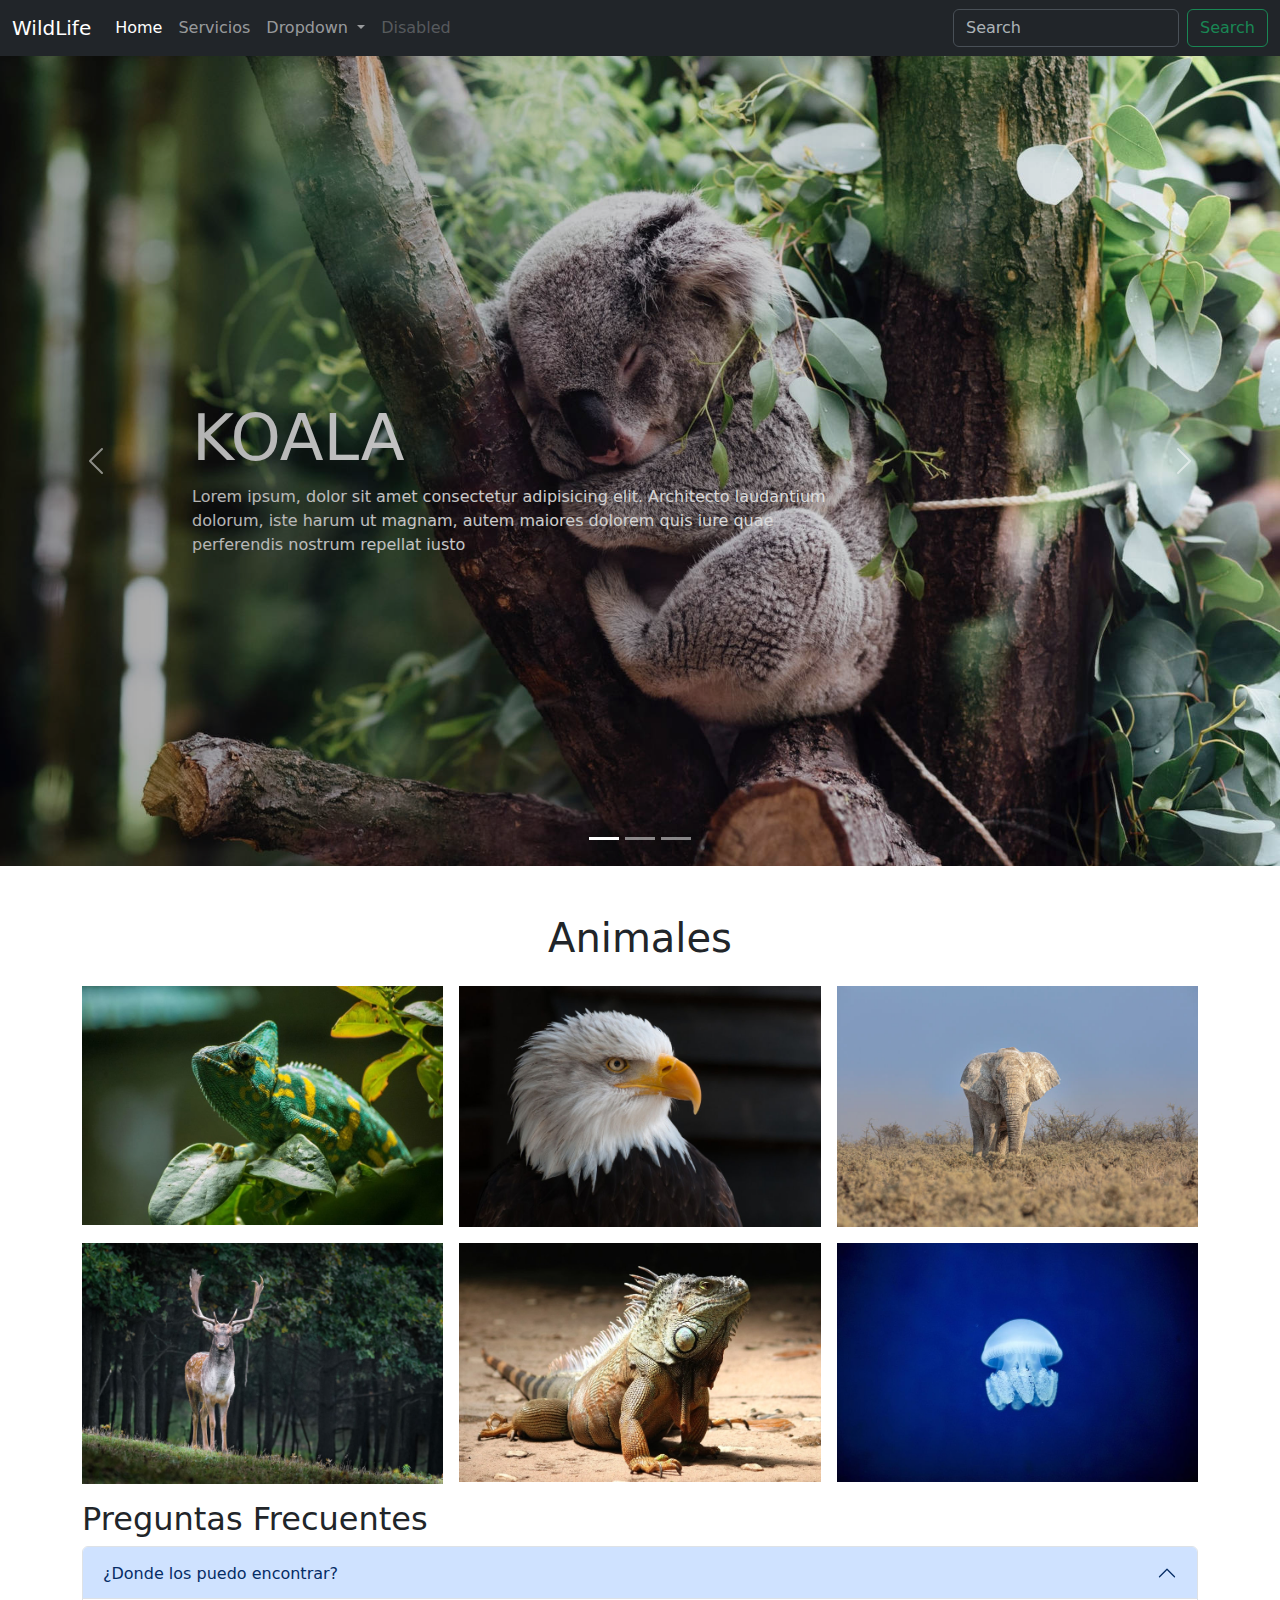
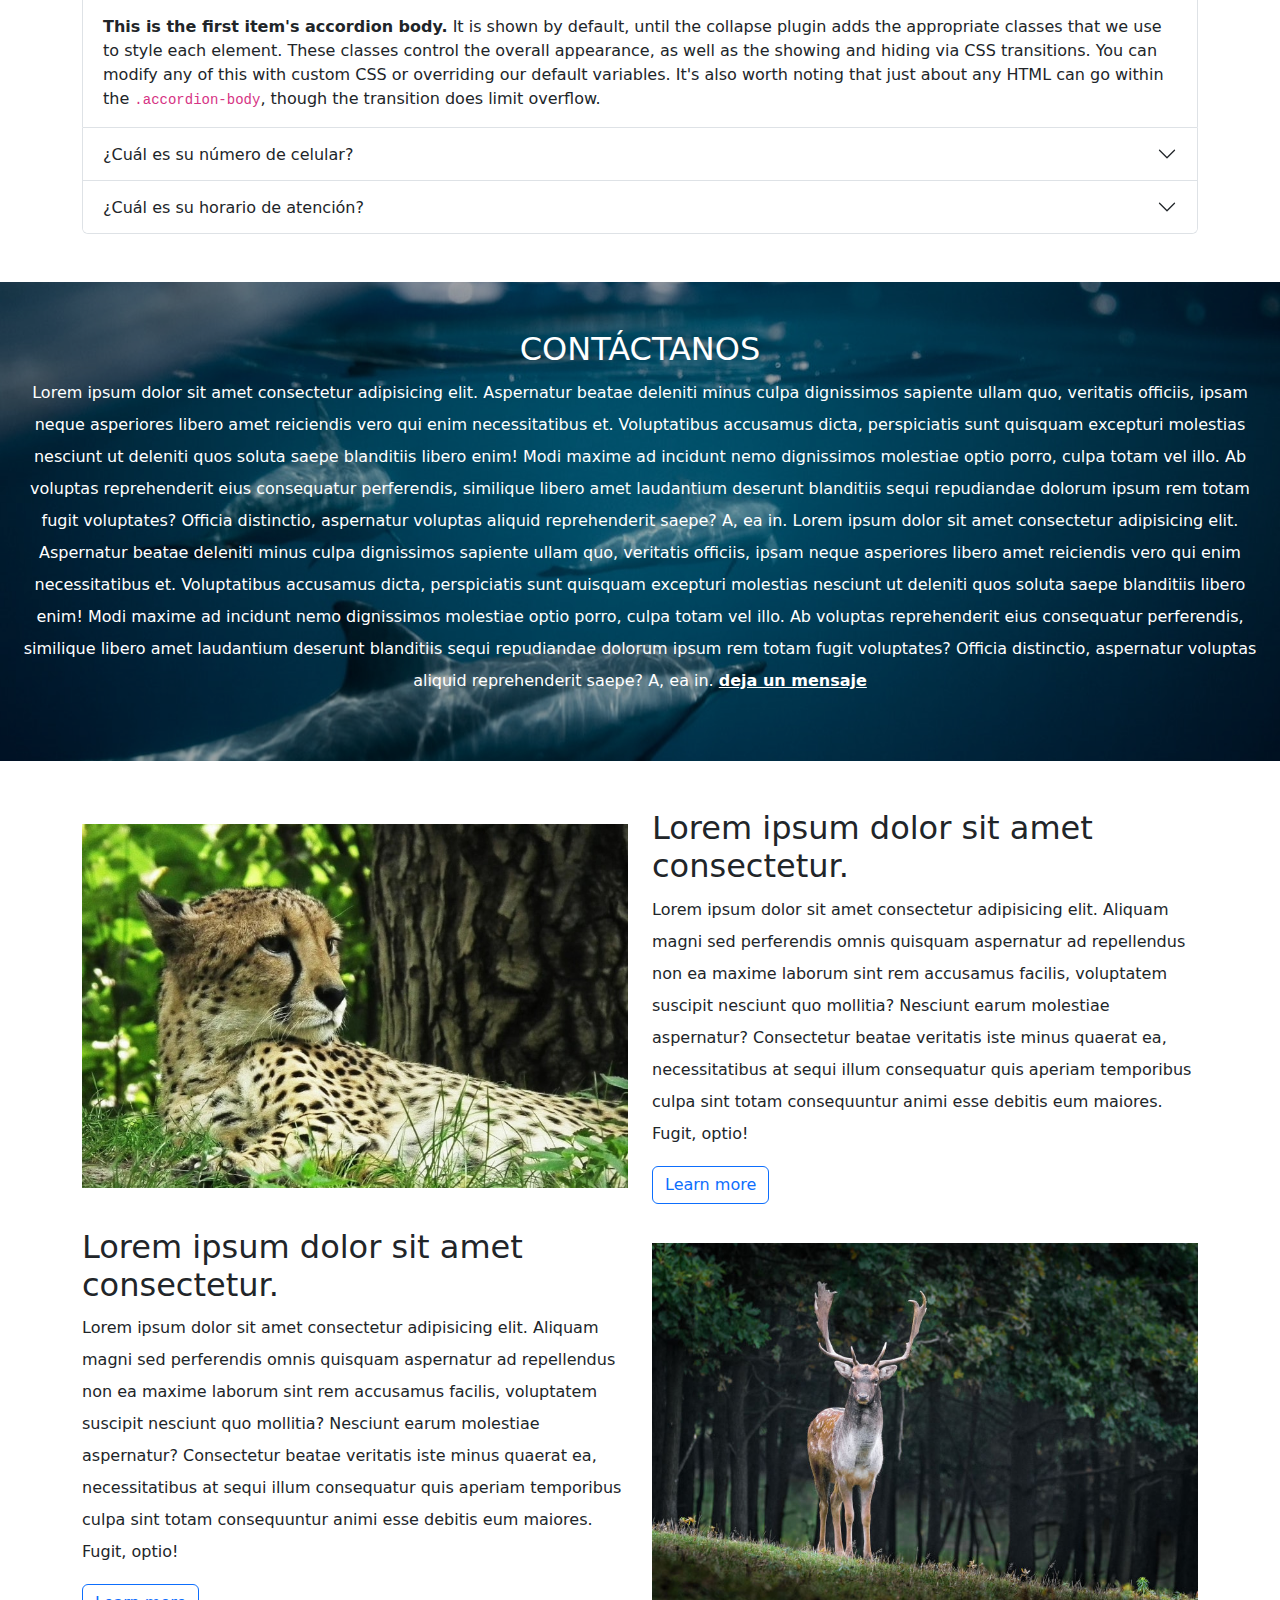
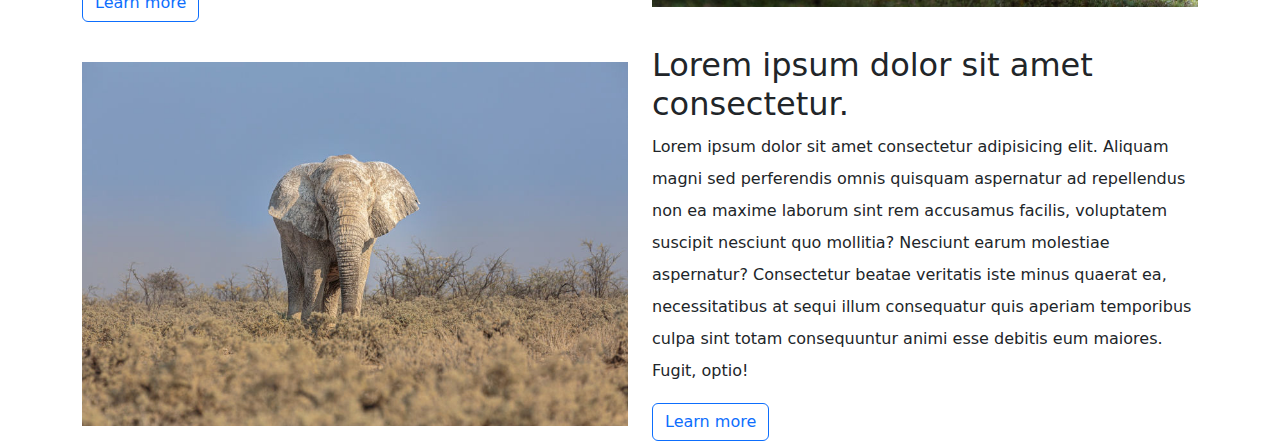
<file: index.html>
<!DOCTYPE html>
<html lang="en">
  <head>
    <meta charset="UTF-8" />
    <meta name="viewport" content="width=device-width, initial-scale=1.0" />
    <title>Clase 4</title>
    <link
      href="https://cdn.jsdelivr.net/npm/bootstrap@5.3.3/dist/css/bootstrap.min.css"
      rel="stylesheet"
      integrity="sha384-QWTKZyjpPEjISv5WaRU9OFeRpok6YctnYmDr5pNlyT2bRjXh0JMhjY6hW+ALEwIH"
      crossorigin="anonymous"
    />
    <link rel="stylesheet" href="css/styles.css" />
  </head>
  <body>
    <nav class="navbar navbar-expand-lg bg-dark" data-bs-theme="dark">
      <div class="container-fluid">
        <a class="navbar-brand" href="#">WildLife</a>
        <button
          class="navbar-toggler"
          type="button"
          data-bs-toggle="collapse"
          data-bs-target="#navbarSupportedContent"
          aria-controls="navbarSupportedContent"
          aria-expanded="false"
          aria-label="Toggle navigation"
        >
          <span class="navbar-toggler-icon"></span>
        </button>
        <div class="collapse navbar-collapse" id="navbarSupportedContent">
          <ul class="navbar-nav me-auto mb-2 mb-lg-0">
            <li class="nav-item">
              <a class="nav-link active" aria-current="page" href="index.html"
                >Home</a
              >
            </li>
            <li class="nav-item">
              <a class="nav-link" href="servicios.html">Servicios</a>
            </li>
            <li class="nav-item dropdown">
              <a
                class="nav-link dropdown-toggle"
                href="#"
                role="button"
                data-bs-toggle="dropdown"
                aria-expanded="false"
              >
                Dropdown
              </a>
              <ul class="dropdown-menu">
                <li><a class="dropdown-item" href="#">Action</a></li>
                <li><a class="dropdown-item" href="#">Another action</a></li>
                <li><hr class="dropdown-divider" /></li>
                <li>
                  <a class="dropdown-item" href="#">Something else here</a>
                </li>
              </ul>
            </li>
            <li class="nav-item">
              <a class="nav-link disabled" aria-disabled="true">Disabled</a>
            </li>
          </ul>
          <form class="d-flex" role="search">
            <input
              class="form-control me-2"
              type="search"
              placeholder="Search"
              aria-label="Search"
            />
            <button class="btn btn-outline-success" type="submit">
              Search
            </button>
          </form>
        </div>
      </div>
    </nav>

    <div id="carouselExampleCaptions" class="carousel slide mb-5">
      <div class="carousel-indicators">
        <button
          type="button"
          data-bs-target="#carouselExampleCaptions"
          data-bs-slide-to="0"
          class="active"
          aria-current="true"
          aria-label="Slide 1"
        ></button>
        <button
          type="button"
          data-bs-target="#carouselExampleCaptions"
          data-bs-slide-to="1"
          aria-label="Slide 2"
        ></button>
        <button
          type="button"
          data-bs-target="#carouselExampleCaptions"
          data-bs-slide-to="2"
          aria-label="Slide 3"
        ></button>
      </div>
      <div class="carousel-inner">
        <div class="carousel-item position-relative active">
          <img src="image/carrousel1-min.jpg" class="d-block w-100" alt="..." />
          <div class="carousel-caption d-none d-md-block">
            <h2 class="display-3">KOALA</h2>
            <p class="text-start">
              Lorem ipsum, dolor sit amet consectetur adipisicing elit.
              Architecto laudantium dolorum, iste harum ut magnam, autem maiores
              dolorem quis iure quae perferendis nostrum repellat iusto
            </p>
          </div>
        </div>
        <div class="carousel-item">
          <img src="image/carrousel2-min.jpg" class="d-block w-100" alt="..." />
          <div class="carousel-caption d-none d-md-block">
            <h2 class="display-3">FRAILECILLOS</h2>
            <p class="text-start">
              Lorem ipsum dolor sit amet consectetur adipisicing elit. Maiores
              maxime quis debitis alias repellendus in illum omnis animi nam
              cupiditate blanditiis rerum nihil, modi dolore rem deleniti
              voluptatum commodi tenetur.
            </p>
          </div>
        </div>
        <div class="carousel-item">
          <img src="image/carrousel3-min.jpg" class="d-block w-100" alt="..." />
          <div class="carousel-caption d-none d-md-block">
            <h2 class="display-3">VIVORA</h2>
            <p class="text-start">
              Cupiditate perferendis doloribus debitis quisquam quo
              consequuntur, dignissimos magni corporis veritatis quis labore,
              nesciunt, harum animi esse tempora nostrum nisi atque eius.
            </p>
          </div>
        </div>
      </div>
      <button
        class="carousel-control-prev"
        type="button"
        data-bs-target="#carouselExampleCaptions"
        data-bs-slide="prev"
      >
        <span class="carousel-control-prev-icon" aria-hidden="true"></span>
        <span class="visually-hidden">Previous</span>
      </button>
      <button
        class="carousel-control-next"
        type="button"
        data-bs-target="#carouselExampleCaptions"
        data-bs-slide="next"
      >
        <span class="carousel-control-next-icon" aria-hidden="true"></span>
        <span class="visually-hidden">Next</span>
      </button>
    </div>
    <h1 class="text-center mb-4">Animales</h1>

    <div class="container mb-3">
      <div class="gallery row g-3">
        <div class="col-lg-4 col-md-6 col-12">
          <img class="img-fluid" src="image/chameleon-min.jpg" alt="" />
        </div>
        <div class="col-lg-4 col-md-6 col-12">
          <img class="img-fluid" src="image/eagle-min.jpg" alt="" />
        </div>
        <div class="col-lg-4 col-md-6 col-12">
          <img class="img-fluid" src="image/elephant.jpg" alt="" />
        </div>

        <div class="col-lg-4 col-md-6 col-12">
          <img class="img-fluid" src="image/fallow-deer.jpg" alt="" />
        </div>
        <div class="col-lg-4 col-md-6 col-12">
          <img class="img-fluid" src="image/iguana-min.jpg" alt="" />
        </div>
        <div class="col-lg-4 col-md-6 col-12">
          <img class="img-fluid" src="image/jellyfish-min.jpg" alt="" />
        </div>
      </div>
    </div>

    <div class="container mb-5">
      <h2 class="text-start">Preguntas Frecuentes</h2>
      <div class="accordion" id="accordionExample">
        <div class="accordion-item">
          <h2 class="accordion-header">
            <button
              class="accordion-button"
              type="button"
              data-bs-toggle="collapse"
              data-bs-target="#encontrar"
              aria-expanded="true"
              aria-controls="collapseOne"
            >
              ¿Donde los puedo encontrar?
            </button>
          </h2>
          <div
            id="encontrar"
            class="accordion-collapse collapse show"
            data-bs-parent="#accordionExample"
          >
            <div class="accordion-body">
              <strong>This is the first item's accordion body.</strong> It is
              shown by default, until the collapse plugin adds the appropriate
              classes that we use to style each element. These classes control
              the overall appearance, as well as the showing and hiding via CSS
              transitions. You can modify any of this with custom CSS or
              overriding our default variables. It's also worth noting that just
              about any HTML can go within the <code>.accordion-body</code>,
              though the transition does limit overflow.
            </div>
          </div>
        </div>
        <div class="accordion-item">
          <h2 class="accordion-header">
            <button
              class="accordion-button collapsed"
              type="button"
              data-bs-toggle="collapse"
              data-bs-target="#collapseTwo"
              aria-expanded="false"
              aria-controls="collapseTwo"
            >
              ¿Cuál es su número de celular?
            </button>
          </h2>
          <div
            id="collapseTwo"
            class="accordion-collapse collapse"
            data-bs-parent="#accordionExample"
          >
            <div class="accordion-body">
              <strong>This is the second item's accordion body.</strong> It is
              hidden by default, until the collapse plugin adds the appropriate
              classes that we use to style each element. These classes control
              the overall appearance, as well as the showing and hiding via CSS
              transitions. You can modify any of this with custom CSS or
              overriding our default variables. It's also worth noting that just
              about any HTML can go within the <code>.accordion-body</code>,
              though the transition does limit overflow.
            </div>
          </div>
        </div>
        <div class="accordion-item">
          <h2 class="accordion-header">
            <button
              class="accordion-button collapsed"
              type="button"
              data-bs-toggle="collapse"
              data-bs-target="#collapseThree"
              aria-expanded="false"
              aria-controls="collapseThree"
            >
              ¿Cuál es su horario de atención?
            </button>
          </h2>
          <div
            id="collapseThree"
            class="accordion-collapse collapse"
            data-bs-parent="#accordionExample"
          >
            <div class="accordion-body">
              <strong>This is the third item's accordion body.</strong> It is
              hidden by default, until the collapse plugin adds the appropriate
              classes that we use to style each element. These classes control
              the overall appearance, as well as the showing and hiding via CSS
              transitions. You can modify any of this with custom CSS or
              overriding our default variables. It's also worth noting that just
              about any HTML can go within the <code>.accordion-body</code>,
              though the transition does limit overflow.
            </div>
          </div>
        </div>
      </div>
    </div>

    <div class="parallax py-5 px-3 mb-5">
      <h2
        class="display-8 text-white text-uppercase text-center position-relative"
      >
        Contáctanos
      </h2>
      <p class="text-white text-center lh-lg position-relative">
        Lorem ipsum dolor sit amet consectetur adipisicing elit. Aspernatur
        beatae deleniti minus culpa dignissimos sapiente ullam quo, veritatis
        officiis, ipsam neque asperiores libero amet reiciendis vero qui enim
        necessitatibus et. Voluptatibus accusamus dicta, perspiciatis sunt
        quisquam excepturi molestias nesciunt ut deleniti quos soluta saepe
        blanditiis libero enim! Modi maxime ad incidunt nemo dignissimos
        molestiae optio porro, culpa totam vel illo. Ab voluptas reprehenderit
        eius consequatur perferendis, similique libero amet laudantium deserunt
        blanditiis sequi repudiandae dolorum ipsum rem totam fugit voluptates?
        Officia distinctio, aspernatur voluptas aliquid reprehenderit saepe? A,
        ea in. Lorem ipsum dolor sit amet consectetur adipisicing elit.
        Aspernatur beatae deleniti minus culpa dignissimos sapiente ullam quo,
        veritatis officiis, ipsam neque asperiores libero amet reiciendis vero
        qui enim necessitatibus et. Voluptatibus accusamus dicta, perspiciatis
        sunt quisquam excepturi molestias nesciunt ut deleniti quos soluta saepe
        blanditiis libero enim! Modi maxime ad incidunt nemo dignissimos
        molestiae optio porro, culpa totam vel illo. Ab voluptas reprehenderit
        eius consequatur perferendis, similique libero amet laudantium deserunt
        blanditiis sequi repudiandae dolorum ipsum rem totam fugit voluptates?
        Officia distinctio, aspernatur voluptas aliquid reprehenderit saepe? A,
        ea in.
        <a
          href=""
          data-bs-toggle="modal"
          data-bs-target="#mensaje"
          class="text-white fw-bold"
          >deja un mensaje</a
        >
      </p>
    </div>

    <div class="container">
      <div class="row d-flex align-items-center g-4">
        <img
          src="image/card1.jpg"
          class="col-12 col-md-12 col-lg-6 mb-lg-0 mb-2 order-lg-0 order-0"
          alt=""
        />
        <div class="col-12 col-md-12 col-lg-6 order-lg-1 order-1">
          <h2>Lorem ipsum dolor sit amet consectetur.</h2>
          <p class="lh-lg">
            Lorem ipsum dolor sit amet consectetur adipisicing elit. Aliquam
            magni sed perferendis omnis quisquam aspernatur ad repellendus non
            ea maxime laborum sint rem accusamus facilis, voluptatem suscipit
            nesciunt quo mollitia? Nesciunt earum molestiae aspernatur?
            Consectetur beatae veritatis iste minus quaerat ea, necessitatibus
            at sequi illum consequatur quis aperiam temporibus culpa sint totam
            consequuntur animi esse debitis eum maiores. Fugit, optio!
          </p>
          <button class="btn btn-outline-primary">Learn more</button>
        </div>

        <div class="col-12 col-md-12 col-lg-6 order-lg-2 order-3">
          <h2>Lorem ipsum dolor sit amet consectetur.</h2>
          <p class="lh-lg">
            Lorem ipsum dolor sit amet consectetur adipisicing elit. Aliquam
            magni sed perferendis omnis quisquam aspernatur ad repellendus non
            ea maxime laborum sint rem accusamus facilis, voluptatem suscipit
            nesciunt quo mollitia? Nesciunt earum molestiae aspernatur?
            Consectetur beatae veritatis iste minus quaerat ea, necessitatibus
            at sequi illum consequatur quis aperiam temporibus culpa sint totam
            consequuntur animi esse debitis eum maiores. Fugit, optio!
          </p>
          <button class="btn btn-outline-primary">Learn more</button>
        </div>

        <img
          src="image/card-2.jpg"
          class="col-12 col-md-12 col-lg-6 mb-lg-0 mb-2 order-lg-3 order-2"
          alt=""
        />

        <img
          src="image/card-3.jpg"
          class="col-12 col-md-12 col-lg-6 mb-lg-0 mb-2 order-lg-4 order-4"
          alt=""
        />
        <div class="col-12 col-md-12 col-lg-6 order-lg-5 order-5">
          <h2>Lorem ipsum dolor sit amet consectetur.</h2>
          <p class="lh-lg">
            Lorem ipsum dolor sit amet consectetur adipisicing elit. Aliquam
            magni sed perferendis omnis quisquam aspernatur ad repellendus non
            ea maxime laborum sint rem accusamus facilis, voluptatem suscipit
            nesciunt quo mollitia? Nesciunt earum molestiae aspernatur?
            Consectetur beatae veritatis iste minus quaerat ea, necessitatibus
            at sequi illum consequatur quis aperiam temporibus culpa sint totam
            consequuntur animi esse debitis eum maiores. Fugit, optio!
          </p>
          <button class="btn btn-outline-primary">Learn more</button>
        </div>
      </div>
    </div>

    <div
      class="modal fade"
      id="mensaje"
      tabindex="-1"
      aria-labelledby="exampleModalLabel"
      aria-hidden="true"
    >
      <div class="modal-dialog">
        <div class="modal-content">
          <div class="modal-header">
            <h1 class="modal-title fs-5" id="exampleModalLabel">Modal title</h1>
            <button
              type="button"
              class="btn-close"
              data-bs-dismiss="modal"
              aria-label="Close"
            ></button>
          </div>
          <div class="modal-body">
            <form>
              <div class="mb-3">
                <label for="exampleInputEmail1" class="form-label"
                  >Correo Electrónico</label
                >
                <input
                  type="email"
                  class="form-control"
                  id="exampleInputEmail1"
                  aria-describedby="emailHelp"
                />
              </div>
              <div class="mb-3">
                <label for="phone" class="form-label">Celular</label>
                <input type="number" class="form-control" id="phone" />
              </div>
              <div class="mb-3">
                <label for="phone" class="form-label">Mensaje</label>
                <textarea class="form-control" name="" id=""></textarea>
              </div>
            </form>
          </div>
          <div class="modal-footer">
            <button
              type="button"
              class="btn btn-secondary"
              data-bs-dismiss="modal"
            >
              Close
            </button>
            <button type="button" class="btn btn-primary">Enviar</button>
          </div>
        </div>
      </div>
    </div>

    <script
      src="https://cdn.jsdelivr.net/npm/bootstrap@5.3.3/dist/js/bootstrap.bundle.min.js"
      integrity="sha384-YvpcrYf0tY3lHB60NNkmXc5s9fDVZLESaAA55NDzOxhy9GkcIdslK1eN7N6jIeHz"
      crossorigin="anonymous"
    ></script>
  </body>
</html>
</file>
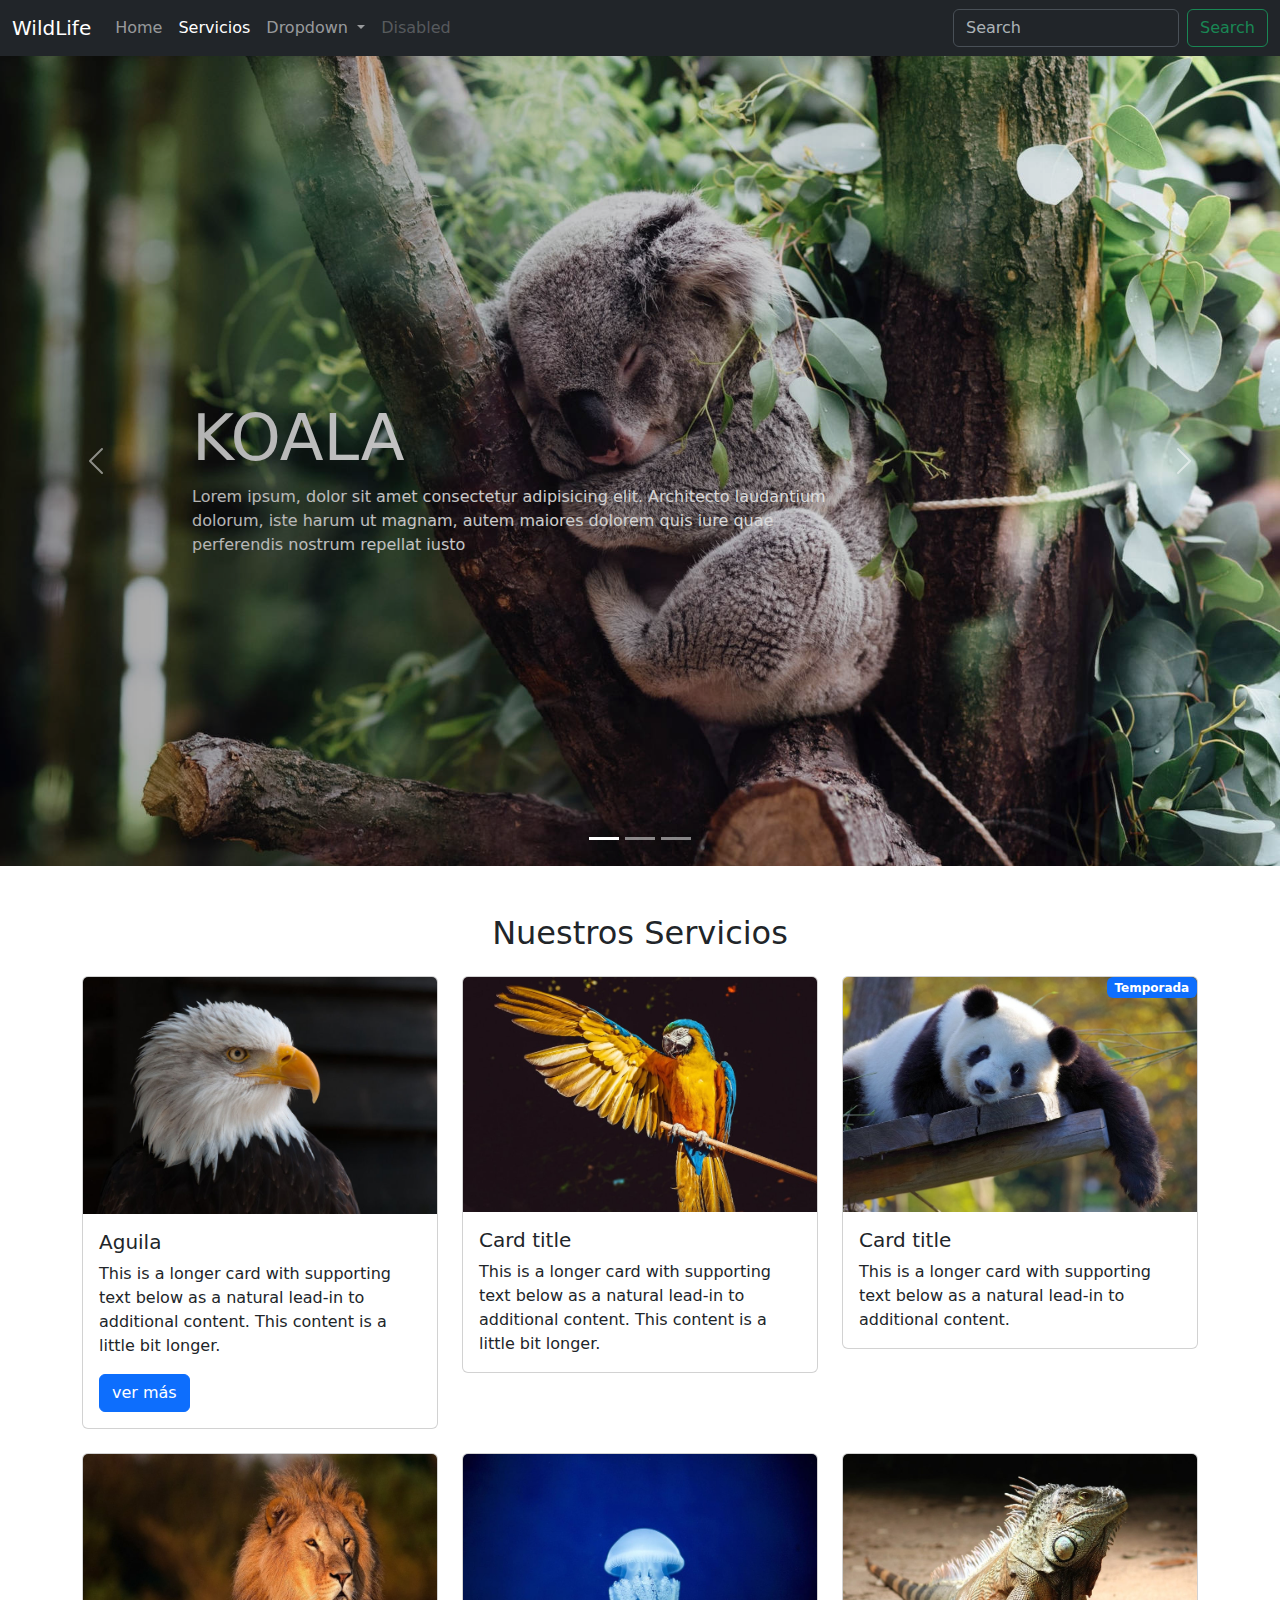
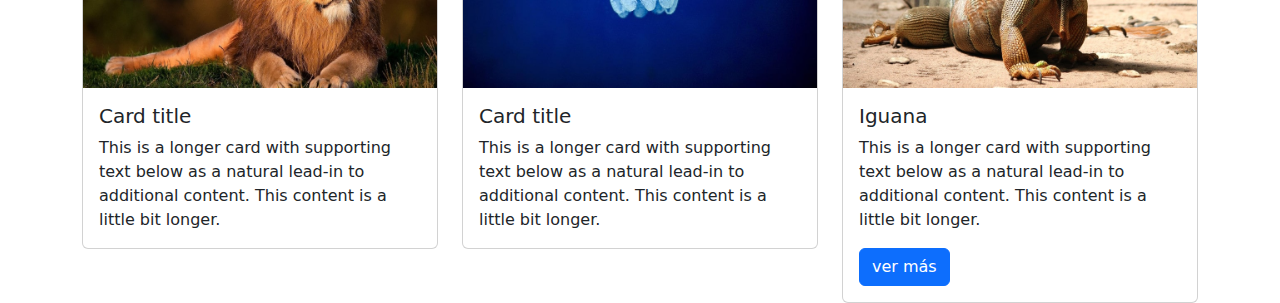
<file: servicios.html>
<!DOCTYPE html>
<html lang="en">
  <head>
    <meta charset="UTF-8" />
    <meta name="viewport" content="width=device-width, initial-scale=1.0" />
    <title>Clase 4</title>
    <link
      href="https://cdn.jsdelivr.net/npm/bootstrap@5.3.3/dist/css/bootstrap.min.css"
      rel="stylesheet"
      integrity="sha384-QWTKZyjpPEjISv5WaRU9OFeRpok6YctnYmDr5pNlyT2bRjXh0JMhjY6hW+ALEwIH"
      crossorigin="anonymous"
    />
    <link rel="stylesheet" href="css/styles.css" />
  </head>
  <body>
    <nav class="navbar navbar-expand-lg bg-dark" data-bs-theme="dark">
      <div class="container-fluid">
        <a class="navbar-brand" href="#">WildLife</a>
        <button
          class="navbar-toggler"
          type="button"
          data-bs-toggle="collapse"
          data-bs-target="#navbarSupportedContent"
          aria-controls="navbarSupportedContent"
          aria-expanded="false"
          aria-label="Toggle navigation"
        >
          <span class="navbar-toggler-icon"></span>
        </button>
        <div class="collapse navbar-collapse" id="navbarSupportedContent">
          <ul class="navbar-nav me-auto mb-2 mb-lg-0">
            <li class="nav-item">
              <a class="nav-link" aria-current="page" href="index.html">Home</a>
            </li>
            <li class="nav-item">
              <a class="nav-link active" href="servicios.html">Servicios</a>
            </li>
            <li class="nav-item dropdown">
              <a
                class="nav-link dropdown-toggle"
                href="#"
                role="button"
                data-bs-toggle="dropdown"
                aria-expanded="false"
              >
                Dropdown
              </a>
              <ul class="dropdown-menu">
                <li><a class="dropdown-item" href="#">Action</a></li>
                <li><a class="dropdown-item" href="#">Another action</a></li>
                <li><hr class="dropdown-divider" /></li>
                <li>
                  <a class="dropdown-item" href="#">Something else here</a>
                </li>
              </ul>
            </li>
            <li class="nav-item">
              <a class="nav-link disabled" aria-disabled="true">Disabled</a>
            </li>
          </ul>
          <form class="d-flex" role="search">
            <input
              class="form-control me-2"
              type="search"
              placeholder="Search"
              aria-label="Search"
            />
            <button class="btn btn-outline-success" type="submit">
              Search
            </button>
          </form>
        </div>
      </div>
    </nav>

    <div id="carouselExampleCaptions" class="carousel slide mb-5">
      <div class="carousel-indicators">
        <button
          type="button"
          data-bs-target="#carouselExampleCaptions"
          data-bs-slide-to="0"
          class="active"
          aria-current="true"
          aria-label="Slide 1"
        ></button>
        <button
          type="button"
          data-bs-target="#carouselExampleCaptions"
          data-bs-slide-to="1"
          aria-label="Slide 2"
        ></button>
        <button
          type="button"
          data-bs-target="#carouselExampleCaptions"
          data-bs-slide-to="2"
          aria-label="Slide 3"
        ></button>
      </div>
      <div class="carousel-inner">
        <div class="carousel-item position-relative active">
          <img src="image/carrousel1-min.jpg" class="d-block w-100" alt="..." />
          <div class="carousel-caption d-none d-md-block">
            <h2 class="display-3">KOALA</h2>
            <p class="text-start">
              Lorem ipsum, dolor sit amet consectetur adipisicing elit.
              Architecto laudantium dolorum, iste harum ut magnam, autem maiores
              dolorem quis iure quae perferendis nostrum repellat iusto
            </p>
          </div>
        </div>
        <div class="carousel-item">
          <img src="image/carrousel2-min.jpg" class="d-block w-100" alt="..." />
          <div class="carousel-caption d-none d-md-block">
            <h2 class="display-3">FRAILECILLOS</h2>
            <p class="text-start">
              Lorem ipsum dolor sit amet consectetur adipisicing elit. Maiores
              maxime quis debitis alias repellendus in illum omnis animi nam
              cupiditate blanditiis rerum nihil, modi dolore rem deleniti
              voluptatum commodi tenetur.
            </p>
          </div>
        </div>
        <div class="carousel-item">
          <img src="image/carrousel3-min.jpg" class="d-block w-100" alt="..." />
          <div class="carousel-caption d-none d-md-block">
            <h2 class="display-3">VIVORA</h2>
            <p class="text-start">
              Cupiditate perferendis doloribus debitis quisquam quo
              consequuntur, dignissimos magni corporis veritatis quis labore,
              nesciunt, harum animi esse tempora nostrum nisi atque eius.
            </p>
          </div>
        </div>
      </div>
      <button
        class="carousel-control-prev"
        type="button"
        data-bs-target="#carouselExampleCaptions"
        data-bs-slide="prev"
      >
        <span class="carousel-control-prev-icon" aria-hidden="true"></span>
        <span class="visually-hidden">Previous</span>
      </button>
      <button
        class="carousel-control-next"
        type="button"
        data-bs-target="#carouselExampleCaptions"
        data-bs-slide="next"
      >
        <span class="carousel-control-next-icon" aria-hidden="true"></span>
        <span class="visually-hidden">Next</span>
      </button>
    </div>

    <h2 class="text-center mb-4">Nuestros Servicios</h2>

    <div class="container">
      <div class="row row-cols-1 row-cols-md-3 g-4">
        <div class="col">
          <div class="card">
            <img src="image/eagle-min.jpg" class="card-img-top" alt="..." />
            <div class="card-body">
              <h5 class="card-title">Aguila</h5>
              <p class="card-text">
                This is a longer card with supporting text below as a natural
                lead-in to additional content. This content is a little bit
                longer.
              </p>
              <button
                type="button"
                class="btn btn-primary"
                data-bs-toggle="modal"
                data-bs-target="#exampleModal"
              >
                ver más
              </button>
            </div>
          </div>
        </div>
        <div class="col">
          <div class="card">
            <img src="image/parrot-min.jpg" class="card-img-top" alt="..." />
            <div class="card-body">
              <h5 class="card-title">Card title</h5>
              <p class="card-text">
                This is a longer card with supporting text below as a natural
                lead-in to additional content. This content is a little bit
                longer.
              </p>
            </div>
          </div>
        </div>
        <div class="col">
          <div class="card position-relative">
            <span class="badge text-bg-primary position-absolute top-0 end-0"
              >Temporada</span
            >
            <img src="image/panda-min.jpg" class="card-img-top" alt="..." />
            <div class="card-body">
              <h5 class="card-title">Card title</h5>
              <p class="card-text">
                This is a longer card with supporting text below as a natural
                lead-in to additional content.
              </p>
            </div>
          </div>
        </div>
        <div class="col">
          <div class="card">
            <img src="image/lion-min.jpg" class="card-img-top" alt="..." />
            <div class="card-body">
              <h5 class="card-title">Card title</h5>
              <p class="card-text">
                This is a longer card with supporting text below as a natural
                lead-in to additional content. This content is a little bit
                longer.
              </p>
            </div>
          </div>
        </div>
        <div class="col">
          <div class="card">
            <img src="image/jellyfish-min.jpg" class="card-img-top" alt="..." />
            <div class="card-body">
              <h5 class="card-title">Card title</h5>
              <p class="card-text">
                This is a longer card with supporting text below as a natural
                lead-in to additional content. This content is a little bit
                longer.
              </p>
            </div>
          </div>
        </div>
        <div class="col">
          <div class="card">
            <img src="image/iguana-min.jpg" class="card-img-top" alt="..." />
            <div class="card-body">
              <h5 class="card-title">Iguana</h5>
              <p class="card-text">
                This is a longer card with supporting text below as a natural
                lead-in to additional content. This content is a little bit
                longer.
              </p>
              <button
                type="button"
                class="btn btn-primary"
                data-bs-toggle="modal"
                data-bs-target="#iguanaModal"
              >
                ver más
              </button>
            </div>
          </div>
        </div>
      </div>
    </div>

    <!-- Modal Aguila -->
    <div
      class="modal fade"
      id="exampleModal"
      tabindex="-1"
      aria-labelledby="exampleModalLabel"
      aria-hidden="true"
    >
      <div class="modal-dialog">
        <div class="modal-content">
          <div class="modal-header">
            <h1 class="modal-title fs-5" id="exampleModalLabel">Aguila</h1>
            <button
              type="button"
              class="btn-close"
              data-bs-dismiss="modal"
              aria-label="Close"
            ></button>
          </div>
          <div class="modal-body">
            <img
              src="image/eagle-min.jpg"
              class="img-fluid mb-2"
              alt="Aguila"
            />
            <p class="lh-lg">
              Lorem ipsum dolor sit amet consectetur adipisicing elit. Error
              harum fugiat non voluptatem dignissimos quis iste similique
              exercitationem perferendis voluptatum alias consectetur molestias,
              repellat nobis sit beatae quo officiis excepturi! Unde vel dicta
              dignissimos voluptate blanditiis, autem excepturi impedit commodi
              quod ratione repudiandae est distinctio deleniti voluptatum at,
              cupiditate totam sequi, alias repellat optio? Facere itaque
              consectetur autem distinctio aliquam! Voluptatibus fugit nihil ex
              eum itaque vero laboriosam corporis adipisci magnam debitis
              consequatur ratione aliquam nam esse similique, rem sint
              molestiae, ducimus quidem voluptatem autem in? Incidunt voluptate
              itaque ipsa.
            </p>
            <h2>Paises donde se encuentran</h2>
            <ul class="list-group list-group-flush">
              <li class="list-group-item">Estado Unidos</li>
              <li class="list-group-item">Africa</li>
              <li class="list-group-item">Australia</li>
            </ul>
          </div>
          <div class="modal-footer">
            <button
              type="button"
              class="btn btn-secondary"
              data-bs-dismiss="modal"
            >
              Close
            </button>
          </div>
        </div>
      </div>
    </div>

    <!-- Modal Iguana -->
    <div
      class="modal fade"
      id="iguanaModal"
      tabindex="-1"
      aria-labelledby="exampleModalLabel"
      aria-hidden="true"
    >
      <div class="modal-dialog">
        <div class="modal-content">
          <div class="modal-header">
            <h1 class="modal-title fs-5" id="exampleModalLabel">Iguana</h1>
            <button
              type="button"
              class="btn-close"
              data-bs-dismiss="modal"
              aria-label="Close"
            ></button>
          </div>
          <div class="modal-body">
            <img
              src="image/iguana-min.jpg"
              class="img-fluid mb-2"
              alt="Aguila"
            />
            <p class="lh-lg">
              Lorem ipsum dolor sit amet consectetur adipisicing elit. Error
              harum fugiat non voluptatem dignissimos quis iste similique
              exercitationem perferendis voluptatum alias consectetur molestias,
              repellat nobis sit beatae quo officiis excepturi! Unde vel dicta
              dignissimos voluptate blanditiis, autem excepturi impedit commodi
              quod ratione repudiandae est distinctio deleniti voluptatum at,
              cupiditate totam sequi, alias repellat optio? Facere itaque
              consectetur autem distinctio aliquam! Voluptatibus fugit nihil ex
              eum itaque vero laboriosam corporis adipisci magnam debitis
              consequatur ratione aliquam nam esse similique, rem sint
              molestiae, ducimus quidem voluptatem autem in? Incidunt voluptate
              itaque ipsa.
            </p>
          </div>
          <div class="modal-footer">
            <button
              type="button"
              class="btn btn-secondary"
              data-bs-dismiss="modal"
            >
              Close
            </button>
          </div>
        </div>
      </div>
    </div>

    <script
      src="https://cdn.jsdelivr.net/npm/bootstrap@5.3.3/dist/js/bootstrap.bundle.min.js"
      integrity="sha384-YvpcrYf0tY3lHB60NNkmXc5s9fDVZLESaAA55NDzOxhy9GkcIdslK1eN7N6jIeHz"
      crossorigin="anonymous"
    ></script>
  </body>
</html>
</file>
<file: css/styles.css>
.carousel-item img{
    height:90vh;
    object-fit: cover;
    object-position: center;
}

.parallax{
    background-color: #343a40;
    background-image: url(../image/pexels-jeremy-bishop-2922672.jpg);
    background-position: center;
    background-size: cover;
    position: relative;
}

.parallax::before{
    content: '';
    background-color: rgba(0,0,0,.35);
    position: absolute;
    width: 100%;
    height: 100%;
    top: 0;
    left: 0;
    z-index: 0;
}

.carousel-caption{
    position: absolute;
    top: 40%;
    display: flex!important;
    flex-direction: column!important;
    align-items: flex-start;
    max-width:650px ;
}
.carousel-inner::before{
    content: '';
    background: linear-gradient(to left, transparent, rgba(0,0,0,.35));
    position: absolute;
    width: 100%;
    height: 100%;
    top: 0;
    left: 0;
    z-index: 1;
}
</file>
